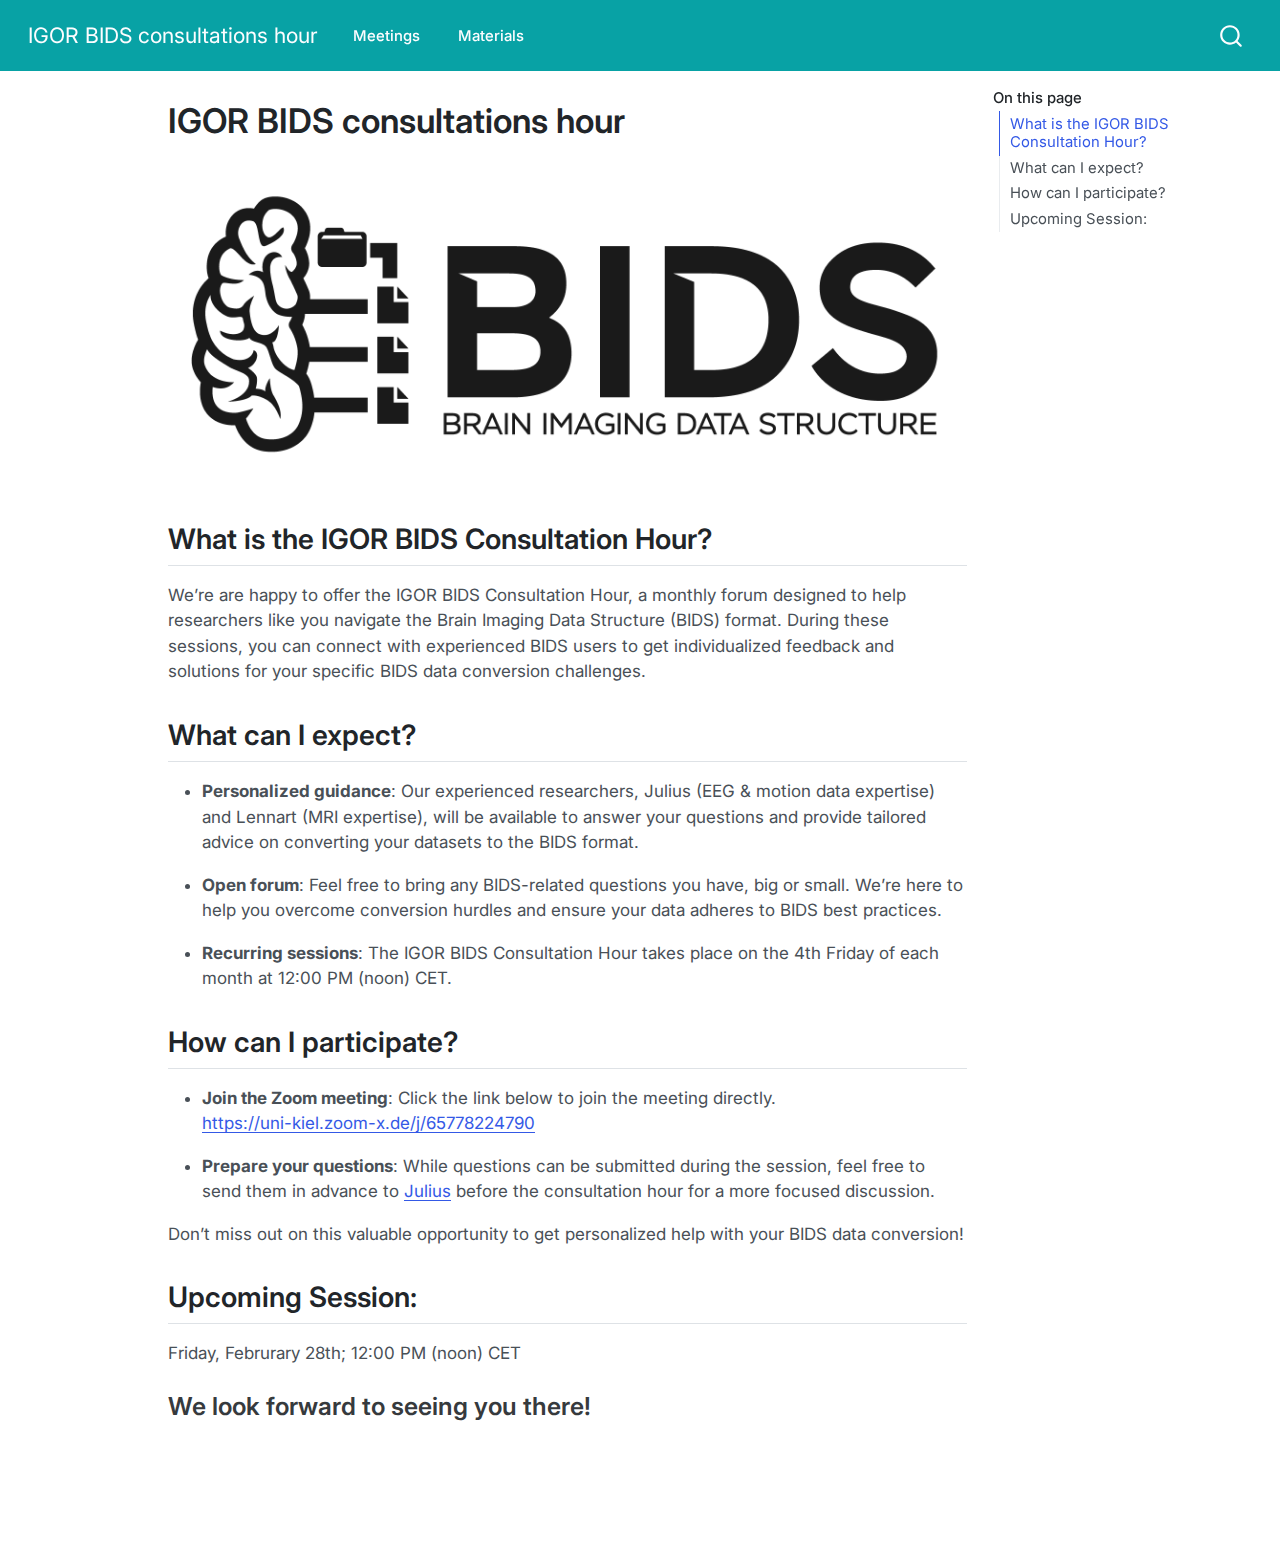
<file: index.html>
<!DOCTYPE html>
<html xmlns="http://www.w3.org/1999/xhtml" lang="en" xml:lang="en"><head>

<meta charset="utf-8">
<meta name="generator" content="quarto-1.6.40">

<meta name="viewport" content="width=device-width, initial-scale=1.0, user-scalable=yes">


<title>IGOR BIDS consultations hour</title>
<style>
code{white-space: pre-wrap;}
span.smallcaps{font-variant: small-caps;}
div.columns{display: flex; gap: min(4vw, 1.5em);}
div.column{flex: auto; overflow-x: auto;}
div.hanging-indent{margin-left: 1.5em; text-indent: -1.5em;}
ul.task-list{list-style: none;}
ul.task-list li input[type="checkbox"] {
  width: 0.8em;
  margin: 0 0.8em 0.2em -1em; /* quarto-specific, see https://github.com/quarto-dev/quarto-cli/issues/4556 */ 
  vertical-align: middle;
}
</style>


<script src="site_libs/quarto-nav/quarto-nav.js"></script>
<script src="site_libs/quarto-nav/headroom.min.js"></script>
<script src="site_libs/clipboard/clipboard.min.js"></script>
<script src="site_libs/quarto-search/autocomplete.umd.js"></script>
<script src="site_libs/quarto-search/fuse.min.js"></script>
<script src="site_libs/quarto-search/quarto-search.js"></script>
<meta name="quarto:offset" content="./">
<script src="site_libs/quarto-html/quarto.js"></script>
<script src="site_libs/quarto-html/popper.min.js"></script>
<script src="site_libs/quarto-html/tippy.umd.min.js"></script>
<script src="site_libs/quarto-html/anchor.min.js"></script>
<link href="site_libs/quarto-html/tippy.css" rel="stylesheet">
<link href="site_libs/quarto-html/quarto-syntax-highlighting-549806ee2085284f45b00abea8c6df48.css" rel="stylesheet" id="quarto-text-highlighting-styles">
<script src="site_libs/bootstrap/bootstrap.min.js"></script>
<link href="site_libs/bootstrap/bootstrap-icons.css" rel="stylesheet">
<link href="site_libs/bootstrap/bootstrap-0f0fac96175465f239a24ae91a2f7430.min.css" rel="stylesheet" append-hash="true" id="quarto-bootstrap" data-mode="light">
<script id="quarto-search-options" type="application/json">{
  "location": "navbar",
  "copy-button": false,
  "collapse-after": 3,
  "panel-placement": "end",
  "type": "overlay",
  "limit": 50,
  "keyboard-shortcut": [
    "f",
    "/",
    "s"
  ],
  "show-item-context": false,
  "language": {
    "search-no-results-text": "No results",
    "search-matching-documents-text": "matching documents",
    "search-copy-link-title": "Copy link to search",
    "search-hide-matches-text": "Hide additional matches",
    "search-more-match-text": "more match in this document",
    "search-more-matches-text": "more matches in this document",
    "search-clear-button-title": "Clear",
    "search-text-placeholder": "",
    "search-detached-cancel-button-title": "Cancel",
    "search-submit-button-title": "Submit",
    "search-label": "Search"
  }
}</script>


<link rel="stylesheet" href="styles.css">
</head>

<body class="nav-fixed">

<div id="quarto-search-results"></div>
  <header id="quarto-header" class="headroom fixed-top">
    <nav class="navbar navbar-expand-lg " data-bs-theme="dark">
      <div class="navbar-container container-fluid">
      <div class="navbar-brand-container mx-auto">
    <a class="navbar-brand" href="./index.html">
    <span class="navbar-title">IGOR BIDS consultations hour</span>
    </a>
  </div>
            <div id="quarto-search" class="" title="Search"></div>
          <button class="navbar-toggler" type="button" data-bs-toggle="collapse" data-bs-target="#navbarCollapse" aria-controls="navbarCollapse" role="menu" aria-expanded="false" aria-label="Toggle navigation" onclick="if (window.quartoToggleHeadroom) { window.quartoToggleHeadroom(); }">
  <span class="navbar-toggler-icon"></span>
</button>
          <div class="collapse navbar-collapse" id="navbarCollapse">
            <ul class="navbar-nav navbar-nav-scroll me-auto">
  <li class="nav-item">
    <a class="nav-link active" href="./index.html" aria-current="page"> 
<span class="menu-text">Meetings</span></a>
  </li>  
  <li class="nav-item">
    <a class="nav-link" href="./materials.html"> 
<span class="menu-text">Materials</span></a>
  </li>  
</ul>
          </div> <!-- /navcollapse -->
            <div class="quarto-navbar-tools">
</div>
      </div> <!-- /container-fluid -->
    </nav>
</header>
<!-- content -->
<div id="quarto-content" class="quarto-container page-columns page-rows-contents page-layout-article page-navbar">
<!-- sidebar -->
<!-- margin-sidebar -->
    <div id="quarto-margin-sidebar" class="sidebar margin-sidebar">
        <nav id="TOC" role="doc-toc" class="toc-active">
    <h2 id="toc-title">On this page</h2>
   
  <ul>
  <li><a href="#what-is-the-igor-bids-consultation-hour" id="toc-what-is-the-igor-bids-consultation-hour" class="nav-link active" data-scroll-target="#what-is-the-igor-bids-consultation-hour">What is the IGOR BIDS Consultation Hour?</a></li>
  <li><a href="#what-can-i-expect" id="toc-what-can-i-expect" class="nav-link" data-scroll-target="#what-can-i-expect">What can I expect?</a></li>
  <li><a href="#how-can-i-participate" id="toc-how-can-i-participate" class="nav-link" data-scroll-target="#how-can-i-participate">How can I participate?</a></li>
  <li><a href="#upcoming-session" id="toc-upcoming-session" class="nav-link" data-scroll-target="#upcoming-session">Upcoming Session:</a>
  <ul class="collapse">
  <li><a href="#we-look-forward-to-seeing-you-there" id="toc-we-look-forward-to-seeing-you-there" class="nav-link" data-scroll-target="#we-look-forward-to-seeing-you-there">We look forward to seeing you there!</a></li>
  </ul></li>
  </ul>
</nav>
    </div>
<!-- main -->
<main class="content" id="quarto-document-content">

<header id="title-block-header" class="quarto-title-block default">
<div class="quarto-title">
<h1 class="title">IGOR BIDS consultations hour</h1>
</div>



<div class="quarto-title-meta">

    
  
    
  </div>
  


</header>


<p><img src="BIDS_Logo.png" class="img-fluid"></p>
<section id="what-is-the-igor-bids-consultation-hour" class="level2">
<h2 class="anchored" data-anchor-id="what-is-the-igor-bids-consultation-hour">What is the IGOR BIDS Consultation Hour?</h2>
<p>We’re are happy to offer the IGOR BIDS Consultation Hour, a monthly forum designed to help researchers like you navigate the Brain Imaging Data Structure (BIDS) format. During these sessions, you can connect with experienced BIDS users to get individualized feedback and solutions for your specific BIDS data conversion challenges.</p>
</section>
<section id="what-can-i-expect" class="level2">
<h2 class="anchored" data-anchor-id="what-can-i-expect">What can I expect?</h2>
<ul>
<li><p><strong>Personalized guidance</strong>: Our experienced researchers, Julius (EEG &amp; motion data expertise) and Lennart (MRI expertise), will be available to answer your questions and provide tailored advice on converting your datasets to the BIDS format.</p></li>
<li><p><strong>Open forum</strong>: Feel free to bring any BIDS-related questions you have, big or small. We’re here to help you overcome conversion hurdles and ensure your data adheres to BIDS best practices.</p></li>
<li><p><strong>Recurring sessions</strong>: The IGOR BIDS Consultation Hour takes place on the 4th Friday of each month at 12:00 PM (noon) CET.</p></li>
</ul>
</section>
<section id="how-can-i-participate" class="level2">
<h2 class="anchored" data-anchor-id="how-can-i-participate">How can I participate?</h2>
<ul>
<li><p><strong>Join the Zoom meeting</strong>: Click the link below to join the meeting directly. <br> <a href="https://uni-kiel.zoom-x.de/j/65778224790">https://uni-kiel.zoom-x.de/j/65778224790</a></p></li>
<li><p><strong>Prepare your questions</strong>: While questions can be submitted during the session, feel free to send them in advance to <a href="mailto:j.welzel@neuologie.uni-kiel.de?subject=%5BIGOR%20BIDS%5D">Julius</a> before the consultation hour for a more focused discussion.</p></li>
</ul>
<p>Don’t miss out on this valuable opportunity to get personalized help with your BIDS data conversion!</p>
</section>
<section id="upcoming-session" class="level2">
<h2 class="anchored" data-anchor-id="upcoming-session">Upcoming Session:</h2>
<p>Friday, Februrary 28th; 12:00 PM (noon) CET</p>
<section id="we-look-forward-to-seeing-you-there" class="level3">
<h3 class="anchored" data-anchor-id="we-look-forward-to-seeing-you-there">We look forward to seeing you there!</h3>


</section>
</section>

</main> <!-- /main -->
<script id="quarto-html-after-body" type="application/javascript">
window.document.addEventListener("DOMContentLoaded", function (event) {
  const toggleBodyColorMode = (bsSheetEl) => {
    const mode = bsSheetEl.getAttribute("data-mode");
    const bodyEl = window.document.querySelector("body");
    if (mode === "dark") {
      bodyEl.classList.add("quarto-dark");
      bodyEl.classList.remove("quarto-light");
    } else {
      bodyEl.classList.add("quarto-light");
      bodyEl.classList.remove("quarto-dark");
    }
  }
  const toggleBodyColorPrimary = () => {
    const bsSheetEl = window.document.querySelector("link#quarto-bootstrap");
    if (bsSheetEl) {
      toggleBodyColorMode(bsSheetEl);
    }
  }
  toggleBodyColorPrimary();  
  const icon = "";
  const anchorJS = new window.AnchorJS();
  anchorJS.options = {
    placement: 'right',
    icon: icon
  };
  anchorJS.add('.anchored');
  const isCodeAnnotation = (el) => {
    for (const clz of el.classList) {
      if (clz.startsWith('code-annotation-')) {                     
        return true;
      }
    }
    return false;
  }
  const onCopySuccess = function(e) {
    // button target
    const button = e.trigger;
    // don't keep focus
    button.blur();
    // flash "checked"
    button.classList.add('code-copy-button-checked');
    var currentTitle = button.getAttribute("title");
    button.setAttribute("title", "Copied!");
    let tooltip;
    if (window.bootstrap) {
      button.setAttribute("data-bs-toggle", "tooltip");
      button.setAttribute("data-bs-placement", "left");
      button.setAttribute("data-bs-title", "Copied!");
      tooltip = new bootstrap.Tooltip(button, 
        { trigger: "manual", 
          customClass: "code-copy-button-tooltip",
          offset: [0, -8]});
      tooltip.show();    
    }
    setTimeout(function() {
      if (tooltip) {
        tooltip.hide();
        button.removeAttribute("data-bs-title");
        button.removeAttribute("data-bs-toggle");
        button.removeAttribute("data-bs-placement");
      }
      button.setAttribute("title", currentTitle);
      button.classList.remove('code-copy-button-checked');
    }, 1000);
    // clear code selection
    e.clearSelection();
  }
  const getTextToCopy = function(trigger) {
      const codeEl = trigger.previousElementSibling.cloneNode(true);
      for (const childEl of codeEl.children) {
        if (isCodeAnnotation(childEl)) {
          childEl.remove();
        }
      }
      return codeEl.innerText;
  }
  const clipboard = new window.ClipboardJS('.code-copy-button:not([data-in-quarto-modal])', {
    text: getTextToCopy
  });
  clipboard.on('success', onCopySuccess);
  if (window.document.getElementById('quarto-embedded-source-code-modal')) {
    const clipboardModal = new window.ClipboardJS('.code-copy-button[data-in-quarto-modal]', {
      text: getTextToCopy,
      container: window.document.getElementById('quarto-embedded-source-code-modal')
    });
    clipboardModal.on('success', onCopySuccess);
  }
    var localhostRegex = new RegExp(/^(?:http|https):\/\/localhost\:?[0-9]*\//);
    var mailtoRegex = new RegExp(/^mailto:/);
      var filterRegex = new RegExp("https:\/\/IGOR-bioDGPs\.github\.io\/igor_bids_consultation\/");
    var isInternal = (href) => {
        return filterRegex.test(href) || localhostRegex.test(href) || mailtoRegex.test(href);
    }
    // Inspect non-navigation links and adorn them if external
 	var links = window.document.querySelectorAll('a[href]:not(.nav-link):not(.navbar-brand):not(.toc-action):not(.sidebar-link):not(.sidebar-item-toggle):not(.pagination-link):not(.no-external):not([aria-hidden]):not(.dropdown-item):not(.quarto-navigation-tool):not(.about-link)');
    for (var i=0; i<links.length; i++) {
      const link = links[i];
      if (!isInternal(link.href)) {
        // undo the damage that might have been done by quarto-nav.js in the case of
        // links that we want to consider external
        if (link.dataset.originalHref !== undefined) {
          link.href = link.dataset.originalHref;
        }
      }
    }
  function tippyHover(el, contentFn, onTriggerFn, onUntriggerFn) {
    const config = {
      allowHTML: true,
      maxWidth: 500,
      delay: 100,
      arrow: false,
      appendTo: function(el) {
          return el.parentElement;
      },
      interactive: true,
      interactiveBorder: 10,
      theme: 'quarto',
      placement: 'bottom-start',
    };
    if (contentFn) {
      config.content = contentFn;
    }
    if (onTriggerFn) {
      config.onTrigger = onTriggerFn;
    }
    if (onUntriggerFn) {
      config.onUntrigger = onUntriggerFn;
    }
    window.tippy(el, config); 
  }
  const noterefs = window.document.querySelectorAll('a[role="doc-noteref"]');
  for (var i=0; i<noterefs.length; i++) {
    const ref = noterefs[i];
    tippyHover(ref, function() {
      // use id or data attribute instead here
      let href = ref.getAttribute('data-footnote-href') || ref.getAttribute('href');
      try { href = new URL(href).hash; } catch {}
      const id = href.replace(/^#\/?/, "");
      const note = window.document.getElementById(id);
      if (note) {
        return note.innerHTML;
      } else {
        return "";
      }
    });
  }
  const xrefs = window.document.querySelectorAll('a.quarto-xref');
  const processXRef = (id, note) => {
    // Strip column container classes
    const stripColumnClz = (el) => {
      el.classList.remove("page-full", "page-columns");
      if (el.children) {
        for (const child of el.children) {
          stripColumnClz(child);
        }
      }
    }
    stripColumnClz(note)
    if (id === null || id.startsWith('sec-')) {
      // Special case sections, only their first couple elements
      const container = document.createElement("div");
      if (note.children && note.children.length > 2) {
        container.appendChild(note.children[0].cloneNode(true));
        for (let i = 1; i < note.children.length; i++) {
          const child = note.children[i];
          if (child.tagName === "P" && child.innerText === "") {
            continue;
          } else {
            container.appendChild(child.cloneNode(true));
            break;
          }
        }
        if (window.Quarto?.typesetMath) {
          window.Quarto.typesetMath(container);
        }
        return container.innerHTML
      } else {
        if (window.Quarto?.typesetMath) {
          window.Quarto.typesetMath(note);
        }
        return note.innerHTML;
      }
    } else {
      // Remove any anchor links if they are present
      const anchorLink = note.querySelector('a.anchorjs-link');
      if (anchorLink) {
        anchorLink.remove();
      }
      if (window.Quarto?.typesetMath) {
        window.Quarto.typesetMath(note);
      }
      if (note.classList.contains("callout")) {
        return note.outerHTML;
      } else {
        return note.innerHTML;
      }
    }
  }
  for (var i=0; i<xrefs.length; i++) {
    const xref = xrefs[i];
    tippyHover(xref, undefined, function(instance) {
      instance.disable();
      let url = xref.getAttribute('href');
      let hash = undefined; 
      if (url.startsWith('#')) {
        hash = url;
      } else {
        try { hash = new URL(url).hash; } catch {}
      }
      if (hash) {
        const id = hash.replace(/^#\/?/, "");
        const note = window.document.getElementById(id);
        if (note !== null) {
          try {
            const html = processXRef(id, note.cloneNode(true));
            instance.setContent(html);
          } finally {
            instance.enable();
            instance.show();
          }
        } else {
          // See if we can fetch this
          fetch(url.split('#')[0])
          .then(res => res.text())
          .then(html => {
            const parser = new DOMParser();
            const htmlDoc = parser.parseFromString(html, "text/html");
            const note = htmlDoc.getElementById(id);
            if (note !== null) {
              const html = processXRef(id, note);
              instance.setContent(html);
            } 
          }).finally(() => {
            instance.enable();
            instance.show();
          });
        }
      } else {
        // See if we can fetch a full url (with no hash to target)
        // This is a special case and we should probably do some content thinning / targeting
        fetch(url)
        .then(res => res.text())
        .then(html => {
          const parser = new DOMParser();
          const htmlDoc = parser.parseFromString(html, "text/html");
          const note = htmlDoc.querySelector('main.content');
          if (note !== null) {
            // This should only happen for chapter cross references
            // (since there is no id in the URL)
            // remove the first header
            if (note.children.length > 0 && note.children[0].tagName === "HEADER") {
              note.children[0].remove();
            }
            const html = processXRef(null, note);
            instance.setContent(html);
          } 
        }).finally(() => {
          instance.enable();
          instance.show();
        });
      }
    }, function(instance) {
    });
  }
      let selectedAnnoteEl;
      const selectorForAnnotation = ( cell, annotation) => {
        let cellAttr = 'data-code-cell="' + cell + '"';
        let lineAttr = 'data-code-annotation="' +  annotation + '"';
        const selector = 'span[' + cellAttr + '][' + lineAttr + ']';
        return selector;
      }
      const selectCodeLines = (annoteEl) => {
        const doc = window.document;
        const targetCell = annoteEl.getAttribute("data-target-cell");
        const targetAnnotation = annoteEl.getAttribute("data-target-annotation");
        const annoteSpan = window.document.querySelector(selectorForAnnotation(targetCell, targetAnnotation));
        const lines = annoteSpan.getAttribute("data-code-lines").split(",");
        const lineIds = lines.map((line) => {
          return targetCell + "-" + line;
        })
        let top = null;
        let height = null;
        let parent = null;
        if (lineIds.length > 0) {
            //compute the position of the single el (top and bottom and make a div)
            const el = window.document.getElementById(lineIds[0]);
            top = el.offsetTop;
            height = el.offsetHeight;
            parent = el.parentElement.parentElement;
          if (lineIds.length > 1) {
            const lastEl = window.document.getElementById(lineIds[lineIds.length - 1]);
            const bottom = lastEl.offsetTop + lastEl.offsetHeight;
            height = bottom - top;
          }
          if (top !== null && height !== null && parent !== null) {
            // cook up a div (if necessary) and position it 
            let div = window.document.getElementById("code-annotation-line-highlight");
            if (div === null) {
              div = window.document.createElement("div");
              div.setAttribute("id", "code-annotation-line-highlight");
              div.style.position = 'absolute';
              parent.appendChild(div);
            }
            div.style.top = top - 2 + "px";
            div.style.height = height + 4 + "px";
            div.style.left = 0;
            let gutterDiv = window.document.getElementById("code-annotation-line-highlight-gutter");
            if (gutterDiv === null) {
              gutterDiv = window.document.createElement("div");
              gutterDiv.setAttribute("id", "code-annotation-line-highlight-gutter");
              gutterDiv.style.position = 'absolute';
              const codeCell = window.document.getElementById(targetCell);
              const gutter = codeCell.querySelector('.code-annotation-gutter');
              gutter.appendChild(gutterDiv);
            }
            gutterDiv.style.top = top - 2 + "px";
            gutterDiv.style.height = height + 4 + "px";
          }
          selectedAnnoteEl = annoteEl;
        }
      };
      const unselectCodeLines = () => {
        const elementsIds = ["code-annotation-line-highlight", "code-annotation-line-highlight-gutter"];
        elementsIds.forEach((elId) => {
          const div = window.document.getElementById(elId);
          if (div) {
            div.remove();
          }
        });
        selectedAnnoteEl = undefined;
      };
        // Handle positioning of the toggle
    window.addEventListener(
      "resize",
      throttle(() => {
        elRect = undefined;
        if (selectedAnnoteEl) {
          selectCodeLines(selectedAnnoteEl);
        }
      }, 10)
    );
    function throttle(fn, ms) {
    let throttle = false;
    let timer;
      return (...args) => {
        if(!throttle) { // first call gets through
            fn.apply(this, args);
            throttle = true;
        } else { // all the others get throttled
            if(timer) clearTimeout(timer); // cancel #2
            timer = setTimeout(() => {
              fn.apply(this, args);
              timer = throttle = false;
            }, ms);
        }
      };
    }
      // Attach click handler to the DT
      const annoteDls = window.document.querySelectorAll('dt[data-target-cell]');
      for (const annoteDlNode of annoteDls) {
        annoteDlNode.addEventListener('click', (event) => {
          const clickedEl = event.target;
          if (clickedEl !== selectedAnnoteEl) {
            unselectCodeLines();
            const activeEl = window.document.querySelector('dt[data-target-cell].code-annotation-active');
            if (activeEl) {
              activeEl.classList.remove('code-annotation-active');
            }
            selectCodeLines(clickedEl);
            clickedEl.classList.add('code-annotation-active');
          } else {
            // Unselect the line
            unselectCodeLines();
            clickedEl.classList.remove('code-annotation-active');
          }
        });
      }
  const findCites = (el) => {
    const parentEl = el.parentElement;
    if (parentEl) {
      const cites = parentEl.dataset.cites;
      if (cites) {
        return {
          el,
          cites: cites.split(' ')
        };
      } else {
        return findCites(el.parentElement)
      }
    } else {
      return undefined;
    }
  };
  var bibliorefs = window.document.querySelectorAll('a[role="doc-biblioref"]');
  for (var i=0; i<bibliorefs.length; i++) {
    const ref = bibliorefs[i];
    const citeInfo = findCites(ref);
    if (citeInfo) {
      tippyHover(citeInfo.el, function() {
        var popup = window.document.createElement('div');
        citeInfo.cites.forEach(function(cite) {
          var citeDiv = window.document.createElement('div');
          citeDiv.classList.add('hanging-indent');
          citeDiv.classList.add('csl-entry');
          var biblioDiv = window.document.getElementById('ref-' + cite);
          if (biblioDiv) {
            citeDiv.innerHTML = biblioDiv.innerHTML;
          }
          popup.appendChild(citeDiv);
        });
        return popup.innerHTML;
      });
    }
  }
});
</script>
</div> <!-- /content -->




</body></html>
</file>
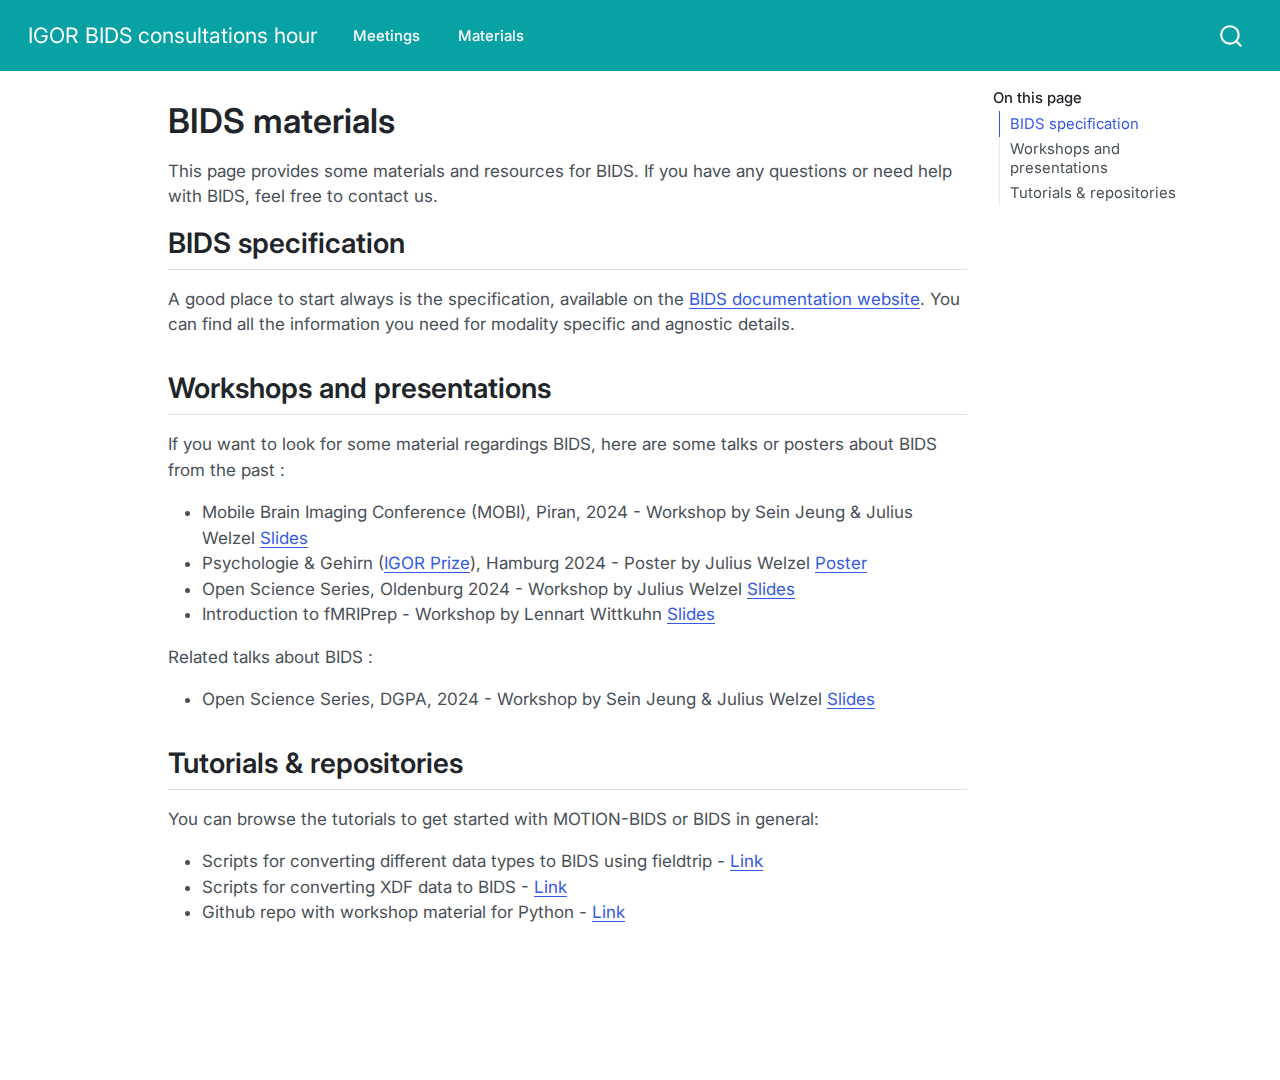
<file: materials.html>
<!DOCTYPE html>
<html xmlns="http://www.w3.org/1999/xhtml" lang="en" xml:lang="en"><head>

<meta charset="utf-8">
<meta name="generator" content="quarto-1.6.40">

<meta name="viewport" content="width=device-width, initial-scale=1.0, user-scalable=yes">


<title>BIDS materials – IGOR BIDS consultations hour</title>
<style>
code{white-space: pre-wrap;}
span.smallcaps{font-variant: small-caps;}
div.columns{display: flex; gap: min(4vw, 1.5em);}
div.column{flex: auto; overflow-x: auto;}
div.hanging-indent{margin-left: 1.5em; text-indent: -1.5em;}
ul.task-list{list-style: none;}
ul.task-list li input[type="checkbox"] {
  width: 0.8em;
  margin: 0 0.8em 0.2em -1em; /* quarto-specific, see https://github.com/quarto-dev/quarto-cli/issues/4556 */ 
  vertical-align: middle;
}
</style>


<script src="site_libs/quarto-nav/quarto-nav.js"></script>
<script src="site_libs/quarto-nav/headroom.min.js"></script>
<script src="site_libs/clipboard/clipboard.min.js"></script>
<script src="site_libs/quarto-search/autocomplete.umd.js"></script>
<script src="site_libs/quarto-search/fuse.min.js"></script>
<script src="site_libs/quarto-search/quarto-search.js"></script>
<meta name="quarto:offset" content="./">
<script src="site_libs/quarto-html/quarto.js"></script>
<script src="site_libs/quarto-html/popper.min.js"></script>
<script src="site_libs/quarto-html/tippy.umd.min.js"></script>
<script src="site_libs/quarto-html/anchor.min.js"></script>
<link href="site_libs/quarto-html/tippy.css" rel="stylesheet">
<link href="site_libs/quarto-html/quarto-syntax-highlighting-549806ee2085284f45b00abea8c6df48.css" rel="stylesheet" id="quarto-text-highlighting-styles">
<script src="site_libs/bootstrap/bootstrap.min.js"></script>
<link href="site_libs/bootstrap/bootstrap-icons.css" rel="stylesheet">
<link href="site_libs/bootstrap/bootstrap-0f0fac96175465f239a24ae91a2f7430.min.css" rel="stylesheet" append-hash="true" id="quarto-bootstrap" data-mode="light">
<script id="quarto-search-options" type="application/json">{
  "location": "navbar",
  "copy-button": false,
  "collapse-after": 3,
  "panel-placement": "end",
  "type": "overlay",
  "limit": 50,
  "keyboard-shortcut": [
    "f",
    "/",
    "s"
  ],
  "show-item-context": false,
  "language": {
    "search-no-results-text": "No results",
    "search-matching-documents-text": "matching documents",
    "search-copy-link-title": "Copy link to search",
    "search-hide-matches-text": "Hide additional matches",
    "search-more-match-text": "more match in this document",
    "search-more-matches-text": "more matches in this document",
    "search-clear-button-title": "Clear",
    "search-text-placeholder": "",
    "search-detached-cancel-button-title": "Cancel",
    "search-submit-button-title": "Submit",
    "search-label": "Search"
  }
}</script>


<link rel="stylesheet" href="styles.css">
</head>

<body class="nav-fixed">

<div id="quarto-search-results"></div>
  <header id="quarto-header" class="headroom fixed-top">
    <nav class="navbar navbar-expand-lg " data-bs-theme="dark">
      <div class="navbar-container container-fluid">
      <div class="navbar-brand-container mx-auto">
    <a class="navbar-brand" href="./index.html">
    <span class="navbar-title">IGOR BIDS consultations hour</span>
    </a>
  </div>
            <div id="quarto-search" class="" title="Search"></div>
          <button class="navbar-toggler" type="button" data-bs-toggle="collapse" data-bs-target="#navbarCollapse" aria-controls="navbarCollapse" role="menu" aria-expanded="false" aria-label="Toggle navigation" onclick="if (window.quartoToggleHeadroom) { window.quartoToggleHeadroom(); }">
  <span class="navbar-toggler-icon"></span>
</button>
          <div class="collapse navbar-collapse" id="navbarCollapse">
            <ul class="navbar-nav navbar-nav-scroll me-auto">
  <li class="nav-item">
    <a class="nav-link" href="./index.html"> 
<span class="menu-text">Meetings</span></a>
  </li>  
  <li class="nav-item">
    <a class="nav-link active" href="./materials.html" aria-current="page"> 
<span class="menu-text">Materials</span></a>
  </li>  
</ul>
          </div> <!-- /navcollapse -->
            <div class="quarto-navbar-tools">
</div>
      </div> <!-- /container-fluid -->
    </nav>
</header>
<!-- content -->
<div id="quarto-content" class="quarto-container page-columns page-rows-contents page-layout-article page-navbar">
<!-- sidebar -->
<!-- margin-sidebar -->
    <div id="quarto-margin-sidebar" class="sidebar margin-sidebar">
        <nav id="TOC" role="doc-toc" class="toc-active">
    <h2 id="toc-title">On this page</h2>
   
  <ul>
  <li><a href="#bids-specification" id="toc-bids-specification" class="nav-link active" data-scroll-target="#bids-specification">BIDS specification</a></li>
  <li><a href="#workshops-and-presentations" id="toc-workshops-and-presentations" class="nav-link" data-scroll-target="#workshops-and-presentations">Workshops and presentations</a></li>
  <li><a href="#tutorials-repositories" id="toc-tutorials-repositories" class="nav-link" data-scroll-target="#tutorials-repositories">Tutorials &amp; repositories</a></li>
  </ul>
</nav>
    </div>
<!-- main -->
<main class="content" id="quarto-document-content">

<header id="title-block-header" class="quarto-title-block default">
<div class="quarto-title">
<h1 class="title">BIDS materials</h1>
</div>



<div class="quarto-title-meta">

    
  
    
  </div>
  


</header>


<p>This page provides some materials and resources for BIDS. If you have any questions or need help with BIDS, feel free to contact us.</p>
<section id="bids-specification" class="level2">
<h2 class="anchored" data-anchor-id="bids-specification">BIDS specification</h2>
<p>A good place to start always is the specification, available on the <a href="https://bids-specification.readthedocs.io">BIDS documentation website</a>. You can find all the information you need for modality specific and agnostic details.</p>
</section>
<section id="workshops-and-presentations" class="level2">
<h2 class="anchored" data-anchor-id="workshops-and-presentations">Workshops and presentations</h2>
<p>If you want to look for some material regardings BIDS, here are some talks or posters about BIDS from the past :</p>
<ul>
<li>Mobile Brain Imaging Conference (MOBI), Piran, 2024 - Workshop by Sein Jeung &amp; Julius Welzel <a href="slides/2406_ngmt_mobi.pdf">Slides</a></li>
<li>Psychologie &amp; Gehirn (<a href="https://www.dgps.de/fachgruppen/fgbi/aktivitaeten-der-fachgruppe/igor/">IGOR Prize</a>), Hamburg 2024 - Poster by Julius Welzel <a href="slides/08_welzel.pdf">Poster</a></li>
<li>Open Science Series, Oldenburg 2024 - Workshop by Julius Welzel <a href="slides/2405_bidsIntro_oldenburg_welzel.pdf">Slides</a></li>
<li>Introduction to fMRIPrep - Workshop by Lennart Wittkuhn <a href="https://lennartwittkuhn.com/talks/2019-07-12-talk-fmriprep-doeller.html">Slides</a></li>
</ul>
<p>Related talks about BIDS :</p>
<ul>
<li>Open Science Series, DGPA, 2024 - Workshop by Sein Jeung &amp; Julius Welzel <a href="slides/2410_dgpa_welzel_jeung.pdf">Slides</a></li>
</ul>
</section>
<section id="tutorials-repositories" class="level2">
<h2 class="anchored" data-anchor-id="tutorials-repositories">Tutorials &amp; repositories</h2>
<p>You can browse the tutorials to get started with MOTION-BIDS or BIDS in general:</p>
<ul>
<li>Scripts for converting different data types to BIDS using fieldtrip - <a href="https://www.fieldtriptoolbox.org/getting_started/bids/">Link</a></li>
<li>Scripts for converting XDF data to BIDS - <a href="https://github.com/sjeung/multimodal_XDF-to-BID">Link</a></li>
<li>Github repo with workshop material for Python - <a href="https://github.com/JuliusWelzel/bids_workshop">Link</a></li>
</ul>


</section>

</main> <!-- /main -->
<script id="quarto-html-after-body" type="application/javascript">
window.document.addEventListener("DOMContentLoaded", function (event) {
  const toggleBodyColorMode = (bsSheetEl) => {
    const mode = bsSheetEl.getAttribute("data-mode");
    const bodyEl = window.document.querySelector("body");
    if (mode === "dark") {
      bodyEl.classList.add("quarto-dark");
      bodyEl.classList.remove("quarto-light");
    } else {
      bodyEl.classList.add("quarto-light");
      bodyEl.classList.remove("quarto-dark");
    }
  }
  const toggleBodyColorPrimary = () => {
    const bsSheetEl = window.document.querySelector("link#quarto-bootstrap");
    if (bsSheetEl) {
      toggleBodyColorMode(bsSheetEl);
    }
  }
  toggleBodyColorPrimary();  
  const icon = "";
  const anchorJS = new window.AnchorJS();
  anchorJS.options = {
    placement: 'right',
    icon: icon
  };
  anchorJS.add('.anchored');
  const isCodeAnnotation = (el) => {
    for (const clz of el.classList) {
      if (clz.startsWith('code-annotation-')) {                     
        return true;
      }
    }
    return false;
  }
  const onCopySuccess = function(e) {
    // button target
    const button = e.trigger;
    // don't keep focus
    button.blur();
    // flash "checked"
    button.classList.add('code-copy-button-checked');
    var currentTitle = button.getAttribute("title");
    button.setAttribute("title", "Copied!");
    let tooltip;
    if (window.bootstrap) {
      button.setAttribute("data-bs-toggle", "tooltip");
      button.setAttribute("data-bs-placement", "left");
      button.setAttribute("data-bs-title", "Copied!");
      tooltip = new bootstrap.Tooltip(button, 
        { trigger: "manual", 
          customClass: "code-copy-button-tooltip",
          offset: [0, -8]});
      tooltip.show();    
    }
    setTimeout(function() {
      if (tooltip) {
        tooltip.hide();
        button.removeAttribute("data-bs-title");
        button.removeAttribute("data-bs-toggle");
        button.removeAttribute("data-bs-placement");
      }
      button.setAttribute("title", currentTitle);
      button.classList.remove('code-copy-button-checked');
    }, 1000);
    // clear code selection
    e.clearSelection();
  }
  const getTextToCopy = function(trigger) {
      const codeEl = trigger.previousElementSibling.cloneNode(true);
      for (const childEl of codeEl.children) {
        if (isCodeAnnotation(childEl)) {
          childEl.remove();
        }
      }
      return codeEl.innerText;
  }
  const clipboard = new window.ClipboardJS('.code-copy-button:not([data-in-quarto-modal])', {
    text: getTextToCopy
  });
  clipboard.on('success', onCopySuccess);
  if (window.document.getElementById('quarto-embedded-source-code-modal')) {
    const clipboardModal = new window.ClipboardJS('.code-copy-button[data-in-quarto-modal]', {
      text: getTextToCopy,
      container: window.document.getElementById('quarto-embedded-source-code-modal')
    });
    clipboardModal.on('success', onCopySuccess);
  }
    var localhostRegex = new RegExp(/^(?:http|https):\/\/localhost\:?[0-9]*\//);
    var mailtoRegex = new RegExp(/^mailto:/);
      var filterRegex = new RegExp("https:\/\/IGOR-bioDGPs\.github\.io\/igor_bids_consultation\/");
    var isInternal = (href) => {
        return filterRegex.test(href) || localhostRegex.test(href) || mailtoRegex.test(href);
    }
    // Inspect non-navigation links and adorn them if external
 	var links = window.document.querySelectorAll('a[href]:not(.nav-link):not(.navbar-brand):not(.toc-action):not(.sidebar-link):not(.sidebar-item-toggle):not(.pagination-link):not(.no-external):not([aria-hidden]):not(.dropdown-item):not(.quarto-navigation-tool):not(.about-link)');
    for (var i=0; i<links.length; i++) {
      const link = links[i];
      if (!isInternal(link.href)) {
        // undo the damage that might have been done by quarto-nav.js in the case of
        // links that we want to consider external
        if (link.dataset.originalHref !== undefined) {
          link.href = link.dataset.originalHref;
        }
      }
    }
  function tippyHover(el, contentFn, onTriggerFn, onUntriggerFn) {
    const config = {
      allowHTML: true,
      maxWidth: 500,
      delay: 100,
      arrow: false,
      appendTo: function(el) {
          return el.parentElement;
      },
      interactive: true,
      interactiveBorder: 10,
      theme: 'quarto',
      placement: 'bottom-start',
    };
    if (contentFn) {
      config.content = contentFn;
    }
    if (onTriggerFn) {
      config.onTrigger = onTriggerFn;
    }
    if (onUntriggerFn) {
      config.onUntrigger = onUntriggerFn;
    }
    window.tippy(el, config); 
  }
  const noterefs = window.document.querySelectorAll('a[role="doc-noteref"]');
  for (var i=0; i<noterefs.length; i++) {
    const ref = noterefs[i];
    tippyHover(ref, function() {
      // use id or data attribute instead here
      let href = ref.getAttribute('data-footnote-href') || ref.getAttribute('href');
      try { href = new URL(href).hash; } catch {}
      const id = href.replace(/^#\/?/, "");
      const note = window.document.getElementById(id);
      if (note) {
        return note.innerHTML;
      } else {
        return "";
      }
    });
  }
  const xrefs = window.document.querySelectorAll('a.quarto-xref');
  const processXRef = (id, note) => {
    // Strip column container classes
    const stripColumnClz = (el) => {
      el.classList.remove("page-full", "page-columns");
      if (el.children) {
        for (const child of el.children) {
          stripColumnClz(child);
        }
      }
    }
    stripColumnClz(note)
    if (id === null || id.startsWith('sec-')) {
      // Special case sections, only their first couple elements
      const container = document.createElement("div");
      if (note.children && note.children.length > 2) {
        container.appendChild(note.children[0].cloneNode(true));
        for (let i = 1; i < note.children.length; i++) {
          const child = note.children[i];
          if (child.tagName === "P" && child.innerText === "") {
            continue;
          } else {
            container.appendChild(child.cloneNode(true));
            break;
          }
        }
        if (window.Quarto?.typesetMath) {
          window.Quarto.typesetMath(container);
        }
        return container.innerHTML
      } else {
        if (window.Quarto?.typesetMath) {
          window.Quarto.typesetMath(note);
        }
        return note.innerHTML;
      }
    } else {
      // Remove any anchor links if they are present
      const anchorLink = note.querySelector('a.anchorjs-link');
      if (anchorLink) {
        anchorLink.remove();
      }
      if (window.Quarto?.typesetMath) {
        window.Quarto.typesetMath(note);
      }
      if (note.classList.contains("callout")) {
        return note.outerHTML;
      } else {
        return note.innerHTML;
      }
    }
  }
  for (var i=0; i<xrefs.length; i++) {
    const xref = xrefs[i];
    tippyHover(xref, undefined, function(instance) {
      instance.disable();
      let url = xref.getAttribute('href');
      let hash = undefined; 
      if (url.startsWith('#')) {
        hash = url;
      } else {
        try { hash = new URL(url).hash; } catch {}
      }
      if (hash) {
        const id = hash.replace(/^#\/?/, "");
        const note = window.document.getElementById(id);
        if (note !== null) {
          try {
            const html = processXRef(id, note.cloneNode(true));
            instance.setContent(html);
          } finally {
            instance.enable();
            instance.show();
          }
        } else {
          // See if we can fetch this
          fetch(url.split('#')[0])
          .then(res => res.text())
          .then(html => {
            const parser = new DOMParser();
            const htmlDoc = parser.parseFromString(html, "text/html");
            const note = htmlDoc.getElementById(id);
            if (note !== null) {
              const html = processXRef(id, note);
              instance.setContent(html);
            } 
          }).finally(() => {
            instance.enable();
            instance.show();
          });
        }
      } else {
        // See if we can fetch a full url (with no hash to target)
        // This is a special case and we should probably do some content thinning / targeting
        fetch(url)
        .then(res => res.text())
        .then(html => {
          const parser = new DOMParser();
          const htmlDoc = parser.parseFromString(html, "text/html");
          const note = htmlDoc.querySelector('main.content');
          if (note !== null) {
            // This should only happen for chapter cross references
            // (since there is no id in the URL)
            // remove the first header
            if (note.children.length > 0 && note.children[0].tagName === "HEADER") {
              note.children[0].remove();
            }
            const html = processXRef(null, note);
            instance.setContent(html);
          } 
        }).finally(() => {
          instance.enable();
          instance.show();
        });
      }
    }, function(instance) {
    });
  }
      let selectedAnnoteEl;
      const selectorForAnnotation = ( cell, annotation) => {
        let cellAttr = 'data-code-cell="' + cell + '"';
        let lineAttr = 'data-code-annotation="' +  annotation + '"';
        const selector = 'span[' + cellAttr + '][' + lineAttr + ']';
        return selector;
      }
      const selectCodeLines = (annoteEl) => {
        const doc = window.document;
        const targetCell = annoteEl.getAttribute("data-target-cell");
        const targetAnnotation = annoteEl.getAttribute("data-target-annotation");
        const annoteSpan = window.document.querySelector(selectorForAnnotation(targetCell, targetAnnotation));
        const lines = annoteSpan.getAttribute("data-code-lines").split(",");
        const lineIds = lines.map((line) => {
          return targetCell + "-" + line;
        })
        let top = null;
        let height = null;
        let parent = null;
        if (lineIds.length > 0) {
            //compute the position of the single el (top and bottom and make a div)
            const el = window.document.getElementById(lineIds[0]);
            top = el.offsetTop;
            height = el.offsetHeight;
            parent = el.parentElement.parentElement;
          if (lineIds.length > 1) {
            const lastEl = window.document.getElementById(lineIds[lineIds.length - 1]);
            const bottom = lastEl.offsetTop + lastEl.offsetHeight;
            height = bottom - top;
          }
          if (top !== null && height !== null && parent !== null) {
            // cook up a div (if necessary) and position it 
            let div = window.document.getElementById("code-annotation-line-highlight");
            if (div === null) {
              div = window.document.createElement("div");
              div.setAttribute("id", "code-annotation-line-highlight");
              div.style.position = 'absolute';
              parent.appendChild(div);
            }
            div.style.top = top - 2 + "px";
            div.style.height = height + 4 + "px";
            div.style.left = 0;
            let gutterDiv = window.document.getElementById("code-annotation-line-highlight-gutter");
            if (gutterDiv === null) {
              gutterDiv = window.document.createElement("div");
              gutterDiv.setAttribute("id", "code-annotation-line-highlight-gutter");
              gutterDiv.style.position = 'absolute';
              const codeCell = window.document.getElementById(targetCell);
              const gutter = codeCell.querySelector('.code-annotation-gutter');
              gutter.appendChild(gutterDiv);
            }
            gutterDiv.style.top = top - 2 + "px";
            gutterDiv.style.height = height + 4 + "px";
          }
          selectedAnnoteEl = annoteEl;
        }
      };
      const unselectCodeLines = () => {
        const elementsIds = ["code-annotation-line-highlight", "code-annotation-line-highlight-gutter"];
        elementsIds.forEach((elId) => {
          const div = window.document.getElementById(elId);
          if (div) {
            div.remove();
          }
        });
        selectedAnnoteEl = undefined;
      };
        // Handle positioning of the toggle
    window.addEventListener(
      "resize",
      throttle(() => {
        elRect = undefined;
        if (selectedAnnoteEl) {
          selectCodeLines(selectedAnnoteEl);
        }
      }, 10)
    );
    function throttle(fn, ms) {
    let throttle = false;
    let timer;
      return (...args) => {
        if(!throttle) { // first call gets through
            fn.apply(this, args);
            throttle = true;
        } else { // all the others get throttled
            if(timer) clearTimeout(timer); // cancel #2
            timer = setTimeout(() => {
              fn.apply(this, args);
              timer = throttle = false;
            }, ms);
        }
      };
    }
      // Attach click handler to the DT
      const annoteDls = window.document.querySelectorAll('dt[data-target-cell]');
      for (const annoteDlNode of annoteDls) {
        annoteDlNode.addEventListener('click', (event) => {
          const clickedEl = event.target;
          if (clickedEl !== selectedAnnoteEl) {
            unselectCodeLines();
            const activeEl = window.document.querySelector('dt[data-target-cell].code-annotation-active');
            if (activeEl) {
              activeEl.classList.remove('code-annotation-active');
            }
            selectCodeLines(clickedEl);
            clickedEl.classList.add('code-annotation-active');
          } else {
            // Unselect the line
            unselectCodeLines();
            clickedEl.classList.remove('code-annotation-active');
          }
        });
      }
  const findCites = (el) => {
    const parentEl = el.parentElement;
    if (parentEl) {
      const cites = parentEl.dataset.cites;
      if (cites) {
        return {
          el,
          cites: cites.split(' ')
        };
      } else {
        return findCites(el.parentElement)
      }
    } else {
      return undefined;
    }
  };
  var bibliorefs = window.document.querySelectorAll('a[role="doc-biblioref"]');
  for (var i=0; i<bibliorefs.length; i++) {
    const ref = bibliorefs[i];
    const citeInfo = findCites(ref);
    if (citeInfo) {
      tippyHover(citeInfo.el, function() {
        var popup = window.document.createElement('div');
        citeInfo.cites.forEach(function(cite) {
          var citeDiv = window.document.createElement('div');
          citeDiv.classList.add('hanging-indent');
          citeDiv.classList.add('csl-entry');
          var biblioDiv = window.document.getElementById('ref-' + cite);
          if (biblioDiv) {
            citeDiv.innerHTML = biblioDiv.innerHTML;
          }
          popup.appendChild(citeDiv);
        });
        return popup.innerHTML;
      });
    }
  }
});
</script>
</div> <!-- /content -->




</body></html>
</file>
<file: site_libs/quarto-html/tippy.css>
.tippy-box[data-animation=fade][data-state=hidden]{opacity:0}[data-tippy-root]{max-width:calc(100vw - 10px)}.tippy-box{position:relative;background-color:#333;color:#fff;border-radius:4px;font-size:14px;line-height:1.4;white-space:normal;outline:0;transition-property:transform,visibility,opacity}.tippy-box[data-placement^=top]>.tippy-arrow{bottom:0}.tippy-box[data-placement^=top]>.tippy-arrow:before{bottom:-7px;left:0;border-width:8px 8px 0;border-top-color:initial;transform-origin:center top}.tippy-box[data-placement^=bottom]>.tippy-arrow{top:0}.tippy-box[data-placement^=bottom]>.tippy-arrow:before{top:-7px;left:0;border-width:0 8px 8px;border-bottom-color:initial;transform-origin:center bottom}.tippy-box[data-placement^=left]>.tippy-arrow{right:0}.tippy-box[data-placement^=left]>.tippy-arrow:before{border-width:8px 0 8px 8px;border-left-color:initial;right:-7px;transform-origin:center left}.tippy-box[data-placement^=right]>.tippy-arrow{left:0}.tippy-box[data-placement^=right]>.tippy-arrow:before{left:-7px;border-width:8px 8px 8px 0;border-right-color:initial;transform-origin:center right}.tippy-box[data-inertia][data-state=visible]{transition-timing-function:cubic-bezier(.54,1.5,.38,1.11)}.tippy-arrow{width:16px;height:16px;color:#333}.tippy-arrow:before{content:"";position:absolute;border-color:transparent;border-style:solid}.tippy-content{position:relative;padding:5px 9px;z-index:1}
</file>
<file: site_libs/quarto-html/quarto-syntax-highlighting-549806ee2085284f45b00abea8c6df48.css>
/* quarto syntax highlight colors */
:root {
  --quarto-hl-ot-color: #003B4F;
  --quarto-hl-at-color: #657422;
  --quarto-hl-ss-color: #20794D;
  --quarto-hl-an-color: #5E5E5E;
  --quarto-hl-fu-color: #4758AB;
  --quarto-hl-st-color: #20794D;
  --quarto-hl-cf-color: #003B4F;
  --quarto-hl-op-color: #5E5E5E;
  --quarto-hl-er-color: #AD0000;
  --quarto-hl-bn-color: #AD0000;
  --quarto-hl-al-color: #AD0000;
  --quarto-hl-va-color: #111111;
  --quarto-hl-bu-color: inherit;
  --quarto-hl-ex-color: inherit;
  --quarto-hl-pp-color: #AD0000;
  --quarto-hl-in-color: #5E5E5E;
  --quarto-hl-vs-color: #20794D;
  --quarto-hl-wa-color: #5E5E5E;
  --quarto-hl-do-color: #5E5E5E;
  --quarto-hl-im-color: #00769E;
  --quarto-hl-ch-color: #20794D;
  --quarto-hl-dt-color: #AD0000;
  --quarto-hl-fl-color: #AD0000;
  --quarto-hl-co-color: #5E5E5E;
  --quarto-hl-cv-color: #5E5E5E;
  --quarto-hl-cn-color: #8f5902;
  --quarto-hl-sc-color: #5E5E5E;
  --quarto-hl-dv-color: #AD0000;
  --quarto-hl-kw-color: #003B4F;
}

/* other quarto variables */
:root {
  --quarto-font-monospace: SFMono-Regular, Menlo, Monaco, Consolas, "Liberation Mono", "Courier New", monospace;
}

pre > code.sourceCode > span {
  color: #003B4F;
}

code span {
  color: #003B4F;
}

code.sourceCode > span {
  color: #003B4F;
}

div.sourceCode,
div.sourceCode pre.sourceCode {
  color: #003B4F;
}

code span.ot {
  color: #003B4F;
  font-style: inherit;
}

code span.at {
  color: #657422;
  font-style: inherit;
}

code span.ss {
  color: #20794D;
  font-style: inherit;
}

code span.an {
  color: #5E5E5E;
  font-style: inherit;
}

code span.fu {
  color: #4758AB;
  font-style: inherit;
}

code span.st {
  color: #20794D;
  font-style: inherit;
}

code span.cf {
  color: #003B4F;
  font-weight: bold;
  font-style: inherit;
}

code span.op {
  color: #5E5E5E;
  font-style: inherit;
}

code span.er {
  color: #AD0000;
  font-style: inherit;
}

code span.bn {
  color: #AD0000;
  font-style: inherit;
}

code span.al {
  color: #AD0000;
  font-style: inherit;
}

code span.va {
  color: #111111;
  font-style: inherit;
}

code span.bu {
  font-style: inherit;
}

code span.ex {
  font-style: inherit;
}

code span.pp {
  color: #AD0000;
  font-style: inherit;
}

code span.in {
  color: #5E5E5E;
  font-style: inherit;
}

code span.vs {
  color: #20794D;
  font-style: inherit;
}

code span.wa {
  color: #5E5E5E;
  font-style: italic;
}

code span.do {
  color: #5E5E5E;
  font-style: italic;
}

code span.im {
  color: #00769E;
  font-style: inherit;
}

code span.ch {
  color: #20794D;
  font-style: inherit;
}

code span.dt {
  color: #AD0000;
  font-style: inherit;
}

code span.fl {
  color: #AD0000;
  font-style: inherit;
}

code span.co {
  color: #5E5E5E;
  font-style: inherit;
}

code span.cv {
  color: #5E5E5E;
  font-style: italic;
}

code span.cn {
  color: #8f5902;
  font-style: inherit;
}

code span.sc {
  color: #5E5E5E;
  font-style: inherit;
}

code span.dv {
  color: #AD0000;
  font-style: inherit;
}

code span.kw {
  color: #003B4F;
  font-weight: bold;
  font-style: inherit;
}

.prevent-inlining {
  content: "</";
}

/*# sourceMappingURL=ae99138f4fbc2fb4c9f5e5cd69c22459.css.map */
</file>
<file: styles.css>
/* css styles */
/* Position the logo at the bottom right of the page */
html {
    position: relative;
    min-height: 100%;
}
body {
    margin: 0;
    padding-bottom: 60px; /* Adjust based on logo size to avoid overlap with content */
}
footer.custom-logo {
    position: absolute;
    right: 0;
    bottom: 0;
    margin-right: 20px;
    margin-bottom: 10px;
}

/* Adjust the size of the logo */
footer.custom-logo img {
    width: 120px; /* Set the width as needed */
    height: auto;
}

.navbar {
    background-color: #08A2A5; /* set the main color */
  }
</file>
